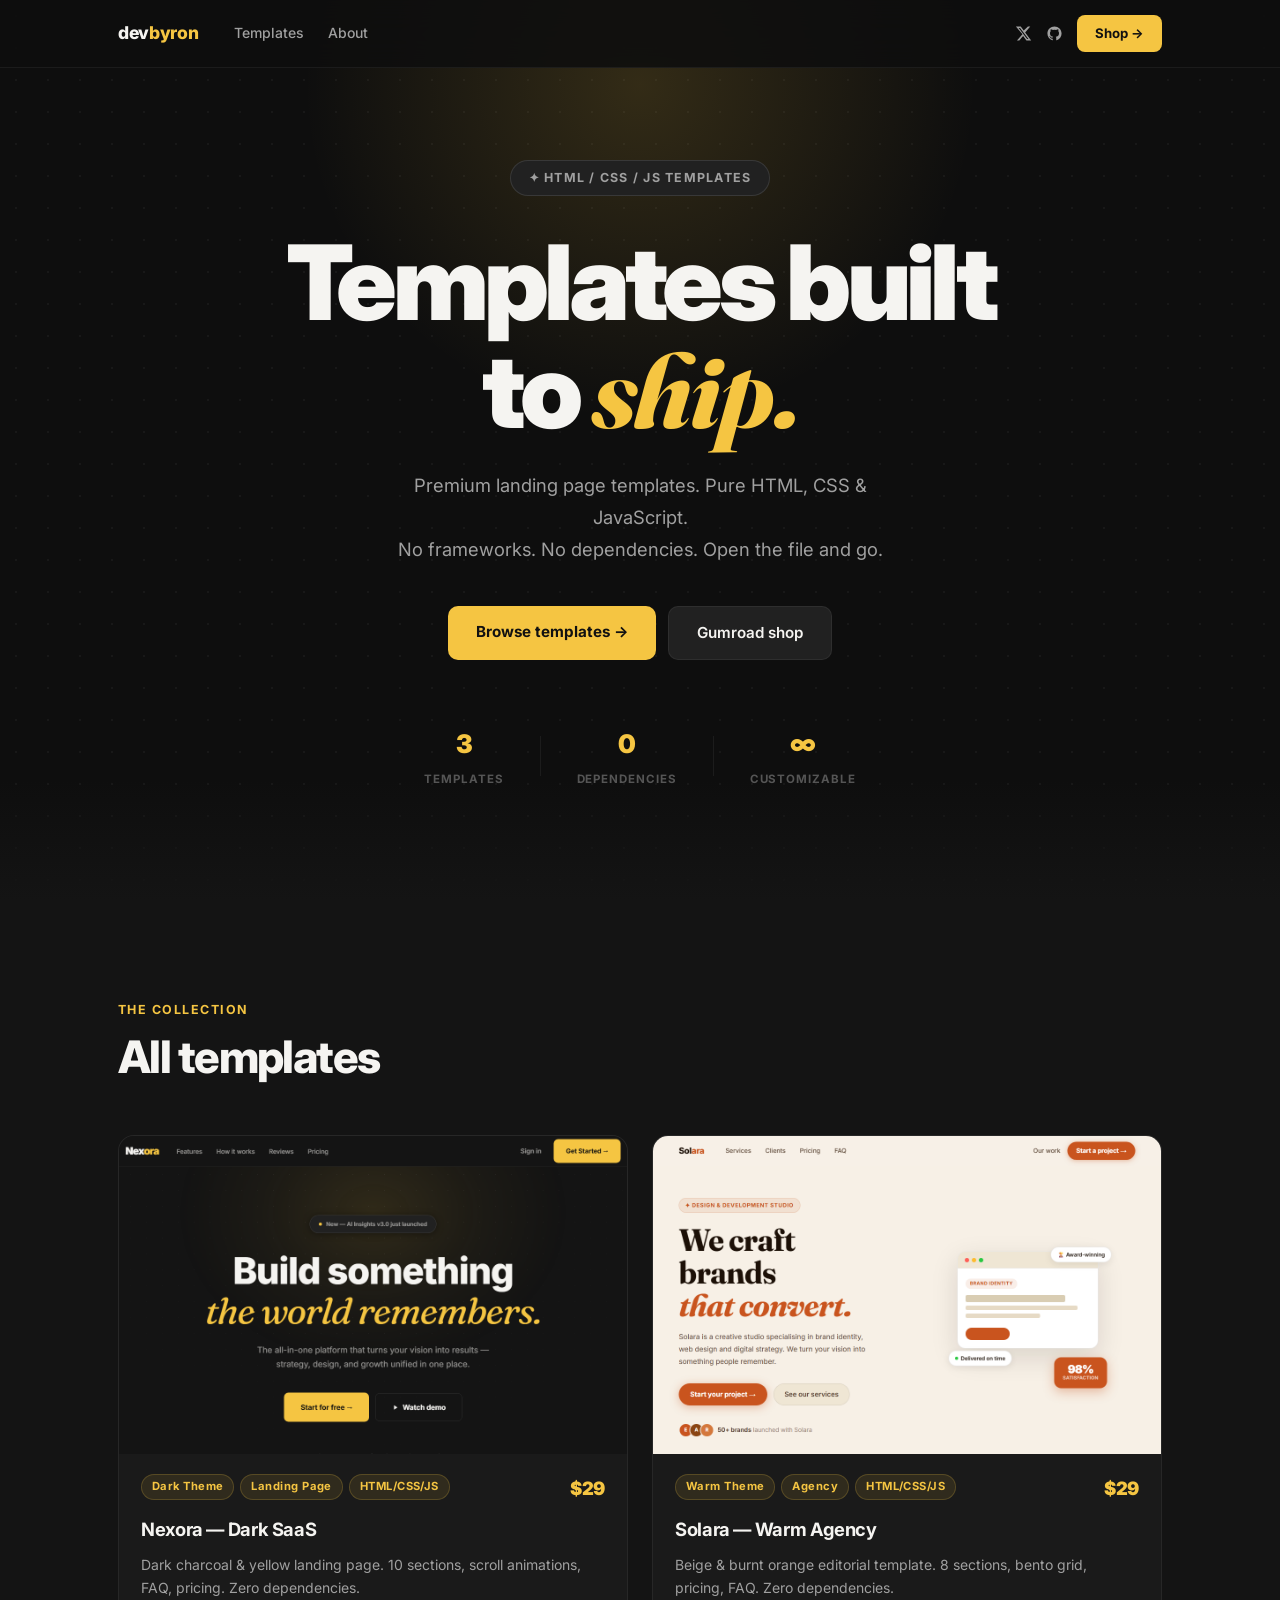
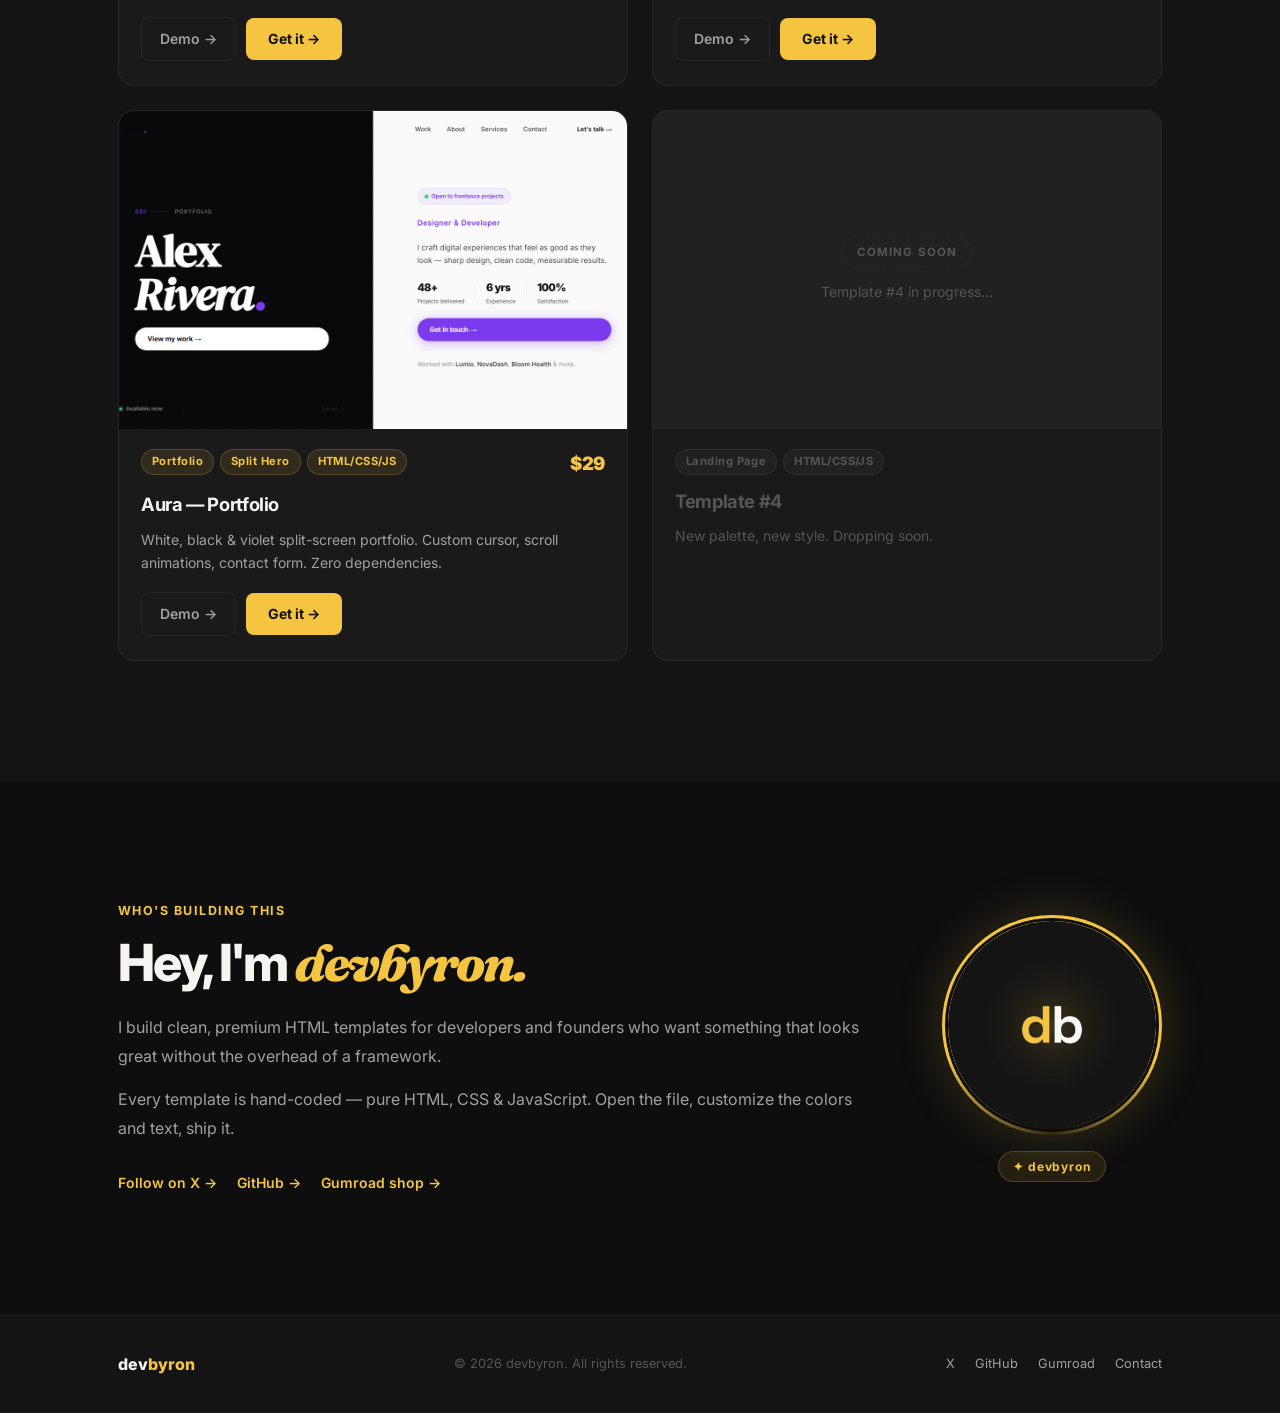
<file: index.html>
<!DOCTYPE html>
<html lang="en">
<head>
  <meta charset="UTF-8">
  <meta name="viewport" content="width=device-width, initial-scale=1.0">
  <title>devbyron — HTML/CSS Templates</title>
  <meta name="description" content="Premium HTML/CSS/JS templates by devbyron. No frameworks. No dependencies. Just open and ship.">
  <link rel="preconnect" href="https://fonts.googleapis.com">
  <link rel="preconnect" href="https://fonts.gstatic.com" crossorigin>
  <link href="https://fonts.googleapis.com/css2?family=Inter:wght@400;500;600;700;800;900&family=Fraunces:ital,opsz,wght@1,9..144,700;1,9..144,800&display=swap" rel="stylesheet">
  <link rel="icon" type="image/svg+xml" href="favicon.svg">
  <link rel="stylesheet" href="style.css">
</head>
<body>

<!-- ═══ NAVBAR ═══ -->
<nav class="navbar" id="navbar">
  <div class="nav-inner">
    <a href="#" class="nav-logo">dev<span>byron</span></a>
    <div class="nav-links" id="navLinks">
      <a href="#templates">Templates</a>
      <a href="#about">About</a>
    </div>
    <div class="nav-social" id="navSocial">
      <a href="https://x.com/devbyron_" target="_blank" class="social-link" aria-label="X/Twitter">
        <svg width="17" height="17" viewBox="0 0 24 24" fill="currentColor"><path d="M18.244 2.25h3.308l-7.227 8.26 8.502 11.24H16.17l-4.714-6.231-5.401 6.231H2.748l7.73-8.835L1.254 2.25H8.08l4.259 5.626L18.244 2.25zm-1.161 17.52h1.833L7.084 4.126H5.117L17.083 19.77z"/></svg>
      </a>
      <a href="https://github.com/itsdevbyron" target="_blank" class="social-link" aria-label="GitHub">
        <svg width="17" height="17" viewBox="0 0 24 24" fill="currentColor"><path d="M12 2C6.477 2 2 6.477 2 12c0 4.42 2.865 8.166 6.839 9.489.5.092.682-.217.682-.482 0-.237-.008-.866-.013-1.7-2.782.604-3.369-1.34-3.369-1.34-.454-1.156-1.11-1.463-1.11-1.463-.908-.62.069-.608.069-.608 1.003.07 1.531 1.03 1.531 1.03.892 1.529 2.341 1.087 2.91.831.092-.646.35-1.086.636-1.336-2.22-.253-4.555-1.11-4.555-4.943 0-1.091.39-1.984 1.029-2.683-.103-.253-.446-1.27.098-2.647 0 0 .84-.269 2.75 1.025A9.578 9.578 0 0112 6.836a9.59 9.59 0 012.504.337c1.909-1.294 2.747-1.025 2.747-1.025.546 1.377.202 2.394.1 2.647.64.699 1.028 1.592 1.028 2.683 0 3.842-2.339 4.687-4.566 4.935.359.309.678.919.678 1.852 0 1.336-.012 2.415-.012 2.743 0 .267.18.578.688.48C19.138 20.163 22 16.418 22 12c0-5.523-4.477-10-10-10z"/></svg>
      </a>
      <a href="https://devbyron.gumroad.com" target="_blank" class="btn-nav">Shop →</a>
    </div>
    <button class="hamburger" id="hamburger" aria-label="Menu" aria-expanded="false">
      <span></span><span></span><span></span>
    </button>
  </div>
</nav>

<!-- ═══ HERO ═══ -->
<section class="hero">
  <div class="hero-glow" id="heroGlow"></div>
  <div class="container">
    <div class="hero-badge">✦ HTML / CSS / JS Templates</div>
    <h1 class="hero-title">
      Templates built<br>to <em>ship.</em>
    </h1>
    <p class="hero-sub">
      Premium landing page templates. Pure HTML, CSS & JavaScript.<br>
      No frameworks. No dependencies. Open the file and go.
    </p>
    <div class="hero-cta">
      <a href="#templates" class="btn-primary">Browse templates →</a>
      <a href="https://devbyron.gumroad.com" target="_blank" class="btn-ghost">Gumroad shop</a>
    </div>
    <div class="hero-stats">
      <div class="hero-stat">
        <span class="stat-num">3</span>
        <span class="stat-label">Templates</span>
      </div>
      <div class="hero-divider"></div>
      <div class="hero-stat">
        <span class="stat-num">0</span>
        <span class="stat-label">Dependencies</span>
      </div>
      <div class="hero-divider"></div>
      <div class="hero-stat">
        <span class="stat-num">∞</span>
        <span class="stat-label">Customizable</span>
      </div>
    </div>
  </div>
</section>

<!-- ═══ TEMPLATES ═══ -->
<section class="templates" id="templates">
  <div class="container">
    <div class="section-header">
      <p class="section-eyebrow">The collection</p>
      <h2 class="section-title">All templates</h2>
    </div>

    <div class="templates-grid">

      <!-- Card 1 — Nexora -->
      <article class="template-card">
        <a href="https://nexora-devbyron.netlify.app" target="_blank" class="card-thumb-wrap">
          <div class="card-thumb">
            <img src="img/nexora.png" alt="Nexora — Dark SaaS Template">
            <div class="card-overlay">
              <span class="overlay-label">Live demo →</span>
            </div>
          </div>
        </a>
        <div class="card-body">
          <div class="card-top">
            <div class="card-tags">
              <span class="tag">Dark Theme</span>
              <span class="tag">Landing Page</span>
              <span class="tag">HTML/CSS/JS</span>
            </div>
            <div class="card-price">$29</div>
          </div>
          <h3 class="card-title">Nexora — Dark SaaS</h3>
          <p class="card-desc">Dark charcoal & yellow landing page. 10 sections, scroll animations, FAQ, pricing. Zero dependencies.</p>
          <div class="card-actions">
            <a href="https://nexora-devbyron.netlify.app" target="_blank" class="btn-demo">Demo →</a>
            <a href="https://devbyron.gumroad.com/l/nexora" target="_blank" class="btn-buy">Get it →</a>
          </div>
        </div>
      </article>

      <!-- Card 2 — Solara -->
      <article class="template-card">
        <a href="https://solara-devbyron.netlify.app" target="_blank" class="card-thumb-wrap">
          <div class="card-thumb">
            <img src="img/solara.png" alt="Solara — Warm Agency Template">
            <div class="card-overlay">
              <span class="overlay-label">Live demo →</span>
            </div>
          </div>
        </a>
        <div class="card-body">
          <div class="card-top">
            <div class="card-tags">
              <span class="tag">Warm Theme</span>
              <span class="tag">Agency</span>
              <span class="tag">HTML/CSS/JS</span>
            </div>
            <div class="card-price">$29</div>
          </div>
          <h3 class="card-title">Solara — Warm Agency</h3>
          <p class="card-desc">Beige & burnt orange editorial template. 8 sections, bento grid, pricing, FAQ. Zero dependencies.</p>
          <div class="card-actions">
            <a href="https://solara-devbyron.netlify.app" target="_blank" class="btn-demo">Demo →</a>
            <a href="https://devbyron.gumroad.com/l/solara" target="_blank" class="btn-buy">Get it →</a>
          </div>
        </div>
      </article>

      <!-- Card 3 — Aura -->
      <article class="template-card">
        <a href="https://aura-devbyron.netlify.app" target="_blank" class="card-thumb-wrap">
          <div class="card-thumb">
            <img src="img/aura.png" alt="Aura — Portfolio Template">
            <div class="card-overlay">
              <span class="overlay-label">Live demo →</span>
            </div>
          </div>
        </a>
        <div class="card-body">
          <div class="card-top">
            <div class="card-tags">
              <span class="tag">Portfolio</span>
              <span class="tag">Split Hero</span>
              <span class="tag">HTML/CSS/JS</span>
            </div>
            <div class="card-price">$29</div>
          </div>
          <h3 class="card-title">Aura — Portfolio</h3>
          <p class="card-desc">White, black & violet split-screen portfolio. Custom cursor, scroll animations, contact form. Zero dependencies.</p>
          <div class="card-actions">
            <a href="https://aura-devbyron.netlify.app" target="_blank" class="btn-demo">Demo →</a>
            <a href="https://devbyron.gumroad.com/l/aura" target="_blank" class="btn-buy">Get it →</a>
          </div>
        </div>
      </article>

      <!-- Coming soon card -->
      <article class="template-card template-card--soon">
        <div class="card-thumb card-thumb--soon">
          <div class="soon-content">
            <span class="soon-badge">Coming soon</span>
            <p class="soon-text">Template #4 in progress…</p>
          </div>
        </div>
        <div class="card-body">
          <div class="card-top">
            <div class="card-tags">
              <span class="tag tag--dim">Landing Page</span>
              <span class="tag tag--dim">HTML/CSS/JS</span>
            </div>
          </div>
          <h3 class="card-title card-title--dim">Template #4</h3>
          <p class="card-desc card-desc--dim">New palette, new style. Dropping soon.</p>
        </div>
      </article>

    </div>
  </div>
</section>

<!-- ═══ ABOUT ═══ -->
<section class="about" id="about">
  <div class="container">
    <div class="about-inner">
      <div class="about-text">
        <p class="section-eyebrow">Who's building this</p>
        <h2 class="about-title">Hey, I'm <em>devbyron.</em></h2>
        <p class="about-desc">I build clean, premium HTML templates for developers and founders who want something that looks great without the overhead of a framework.</p>
        <p class="about-desc">Every template is hand-coded — pure HTML, CSS & JavaScript. Open the file, customize the colors and text, ship it.</p>
        <div class="about-links">
          <a href="https://x.com/devbyron_" target="_blank" class="about-link">Follow on X →</a>
          <a href="https://github.com/itsdevbyron" target="_blank" class="about-link">GitHub →</a>
          <a href="https://devbyron.gumroad.com" target="_blank" class="about-link">Gumroad shop →</a>
        </div>
      </div>
      <div class="about-photo">
        <div class="photo-ring">
          <img src="img/avatar.png" alt="devbyron" class="photo-img">
        </div>
        <div class="photo-badge">✦ devbyron</div>
      </div>
    </div>
  </div>
</section>

<!-- ═══ FOOTER ═══ -->
<footer class="footer">
  <div class="container">
    <div class="footer-inner">
      <a href="#" class="footer-logo">dev<span>byron</span></a>
      <p class="footer-copy">© 2026 devbyron. All rights reserved.</p>
      <div class="footer-links">
        <a href="https://x.com/devbyron_" target="_blank">X</a>
        <a href="https://github.com/itsdevbyron" target="_blank">GitHub</a>
        <a href="https://devbyron.gumroad.com" target="_blank">Gumroad</a>
        <a href="mailto:devbyron1@gmail.com">Contact</a>
      </div>
    </div>
  </div>
</footer>

<script src="main.js"></script>
</body>
</html>
</file>
<file: style.css>
/* ═══════════════════════════════════════════════════════════
   devbyron — Portfolio  ·  style.css
   ═══════════════════════════════════════════════════════════ */

*, *::before, *::after { box-sizing: border-box; margin: 0; padding: 0; }

:root {
  --yellow:    #F5C542;
  --yellow-10: rgba(245, 197, 66, .10);
  --yellow-20: rgba(245, 197, 66, .20);
  --yellow-30: rgba(245, 197, 66, .30);
  --bg-0:  #0e0e0e;
  --bg-1:  #141414;
  --bg-2:  #1a1a1a;
  --bg-3:  #212121;
  --bg-4:  #2a2a2a;
  --text-1: #F5F4F1;
  --text-2: #A0A0A0;
  --text-3: #555;
  --border: rgba(255, 255, 255, .06);
  --radius: 16px;
  --font:   'Inter', sans-serif;
  --serif:  'Fraunces', serif;
  --max-w:  1100px;
  --nav-h:  68px;
}

html { scroll-behavior: smooth; }

body {
  font-family: var(--font);
  background: var(--bg-0);
  color: var(--text-1);
  line-height: 1.6;
  -webkit-font-smoothing: antialiased;
}

img { display: block; width: 100%; }
a   { text-decoration: none; color: inherit; }

.container {
  max-width: var(--max-w);
  margin: 0 auto;
  padding: 0 28px;
}

/* ─── Scrollbar ─── */
::-webkit-scrollbar { width: 6px; }
::-webkit-scrollbar-track { background: var(--bg-1); }
::-webkit-scrollbar-thumb { background: var(--bg-4); border-radius: 3px; }
::-webkit-scrollbar-thumb:hover { background: var(--yellow); }

::selection { background: var(--yellow); color: #111; }

/* ═══════════════════════════════════════════════════════════
   NAVBAR
   ═══════════════════════════════════════════════════════════ */
.navbar {
  position: fixed;
  top: 0; left: 0; right: 0;
  z-index: 200;
  height: var(--nav-h);
  background: rgba(14, 14, 14, .88);
  backdrop-filter: blur(16px);
  -webkit-backdrop-filter: blur(16px);
  border-bottom: 1px solid var(--border);
  transition: box-shadow .3s;
}

.navbar.scrolled {
  box-shadow: 0 4px 40px rgba(0, 0, 0, .6);
}

.nav-inner {
  max-width: var(--max-w);
  margin: 0 auto;
  padding: 0 28px;
  height: 100%;
  display: flex;
  align-items: center;
  gap: 36px;
}

.nav-logo {
  font-size: 1.1rem;
  font-weight: 800;
  letter-spacing: -.02em;
  flex-shrink: 0;
}
.nav-logo span { color: var(--yellow); }

.nav-links {
  display: flex;
  gap: 24px;
  flex: 1;
}
.nav-links a {
  font-size: .875rem;
  font-weight: 500;
  color: var(--text-2);
  transition: color .2s;
}
.nav-links a:hover { color: var(--text-1); }

.nav-social {
  display: flex;
  align-items: center;
  gap: 14px;
  margin-left: auto;
}

.social-link {
  color: var(--text-2);
  display: flex;
  align-items: center;
  transition: color .2s;
}
.social-link:hover { color: var(--text-1); }

.btn-nav {
  background: var(--yellow);
  color: #111;
  font-size: .825rem;
  font-weight: 700;
  padding: 8px 18px;
  border-radius: 8px;
  transition: transform .2s, opacity .2s;
}
.btn-nav:hover { transform: translateY(-1px); opacity: .9; }

/* Hamburger */
.hamburger {
  display: none;
  flex-direction: column;
  gap: 5px;
  background: none;
  border: none;
  cursor: pointer;
  padding: 6px;
  margin-left: auto;
}
.hamburger span {
  display: block;
  width: 22px; height: 2px;
  background: var(--text-1);
  border-radius: 2px;
  transition: transform .3s, opacity .3s;
}

/* ═══════════════════════════════════════════════════════════
   HERO
   ═══════════════════════════════════════════════════════════ */
.hero {
  position: relative;
  overflow: hidden;
  min-height: 100vh;
  display: flex;
  align-items: center;
  padding: calc(var(--nav-h) + 80px) 0 100px;
  text-align: center;
}

/* dot grid */
.hero::before {
  content: '';
  position: absolute;
  inset: 0;
  background-image: radial-gradient(circle, rgba(255,255,255,.045) 1px, transparent 1px);
  background-size: 32px 32px;
  pointer-events: none;
}

/* bottom fade */
.hero::after {
  content: '';
  position: absolute;
  bottom: 0; left: 0; right: 0;
  height: 120px;
  background: linear-gradient(to bottom, transparent, var(--bg-1));
  pointer-events: none;
}

.hero-glow {
  position: absolute;
  width: 700px; height: 700px;
  background: radial-gradient(circle, rgba(245,197,66,.16) 0%, transparent 68%);
  border-radius: 50%;
  pointer-events: none;
  top: 0; left: 50%;
  transform: translate(-50%, -38%);
  transition: left .5s ease, top .5s ease;
}

.hero .container { position: relative; z-index: 1; }

.hero-badge {
  display: inline-block;
  background: var(--bg-3);
  border: 1px solid rgba(255,255,255,.1);
  color: var(--text-2);
  font-size: .78rem;
  font-weight: 700;
  letter-spacing: .1em;
  text-transform: uppercase;
  padding: 7px 18px;
  border-radius: 100px;
  margin-bottom: 32px;
}

.hero-title {
  font-size: clamp(3.2rem, 9vw, 6.5rem);
  font-weight: 900;
  line-height: 1.04;
  letter-spacing: -.045em;
  margin-bottom: 24px;
}
.hero-title em {
  font-family: var(--serif);
  font-style: italic;
  color: var(--yellow);
  font-weight: 800;
  letter-spacing: -.02em;
}

.hero-sub {
  font-size: clamp(1rem, 2vw, 1.15rem);
  color: var(--text-2);
  line-height: 1.75;
  max-width: 500px;
  margin: 0 auto 40px;
}

.hero-cta {
  display: flex;
  gap: 12px;
  justify-content: center;
  flex-wrap: wrap;
  margin-bottom: 64px;
}

.btn-primary {
  background: var(--yellow);
  color: #111;
  font-size: .95rem;
  font-weight: 700;
  padding: 14px 28px;
  border-radius: 10px;
  transition: transform .2s, box-shadow .2s;
}
.btn-primary:hover {
  transform: translateY(-2px);
  box-shadow: 0 8px 32px var(--yellow-30);
}

.btn-ghost {
  background: var(--bg-3);
  color: var(--text-1);
  font-size: .95rem;
  font-weight: 600;
  padding: 14px 28px;
  border-radius: 10px;
  border: 1px solid var(--border);
  transition: border-color .2s, background .2s;
}
.btn-ghost:hover {
  border-color: rgba(255,255,255,.18);
  background: var(--bg-4);
}

.hero-stats {
  display: flex;
  align-items: center;
  justify-content: center;
  gap: 36px;
}
.hero-stat {
  display: flex;
  flex-direction: column;
  align-items: center;
  gap: 5px;
}
.stat-num {
  font-size: 1.6rem;
  font-weight: 900;
  color: var(--yellow);
  letter-spacing: -.04em;
}
.stat-label {
  font-size: .72rem;
  font-weight: 700;
  color: var(--text-3);
  text-transform: uppercase;
  letter-spacing: .08em;
}
.hero-divider {
  width: 1px; height: 40px;
  background: var(--border);
}

/* ═══════════════════════════════════════════════════════════
   SHARED SECTION STYLES
   ═══════════════════════════════════════════════════════════ */
.section-eyebrow {
  font-size: .78rem;
  font-weight: 700;
  text-transform: uppercase;
  letter-spacing: .12em;
  color: var(--yellow);
  margin-bottom: 12px;
}
.section-title {
  font-size: clamp(1.8rem, 4vw, 2.8rem);
  font-weight: 800;
  letter-spacing: -.035em;
  line-height: 1.15;
}
.section-header {
  margin-bottom: 52px;
}

/* ═══════════════════════════════════════════════════════════
   TEMPLATES SECTION
   ═══════════════════════════════════════════════════════════ */
.templates {
  padding: 100px 0 120px;
  background: var(--bg-1);
}

.templates-grid {
  display: grid;
  grid-template-columns: repeat(auto-fill, minmax(340px, 1fr));
  gap: 24px;
}

/* ─── Template Card ─── */
.template-card {
  background: var(--bg-2);
  border: 1px solid var(--border);
  border-radius: var(--radius);
  overflow: hidden;
  transition: transform .3s, border-color .3s, box-shadow .3s;
}
.template-card:hover {
  transform: translateY(-5px);
  border-color: var(--yellow-20);
  box-shadow: 0 20px 60px rgba(0,0,0,.5), 0 0 0 1px var(--yellow-10);
}

.card-thumb-wrap { display: block; }

.card-thumb {
  position: relative;
  aspect-ratio: 16 / 10;
  overflow: hidden;
  background: var(--bg-3);
}
.card-thumb img {
  width: 100%; height: 100%;
  object-fit: cover;
  transition: transform .5s ease;
}
.template-card:hover .card-thumb img {
  transform: scale(1.04);
}

.card-overlay {
  position: absolute;
  inset: 0;
  background: rgba(0, 0, 0, .65);
  display: flex;
  align-items: center;
  justify-content: center;
  opacity: 0;
  transition: opacity .25s;
}
.template-card:hover .card-overlay {
  opacity: 1;
}
.overlay-label {
  background: var(--yellow);
  color: #111;
  font-size: .875rem;
  font-weight: 700;
  padding: 10px 22px;
  border-radius: 8px;
  transform: translateY(6px);
  transition: transform .25s;
}
.template-card:hover .overlay-label {
  transform: translateY(0);
}

.card-body {
  padding: 20px 22px 24px;
}
.card-top {
  display: flex;
  align-items: flex-start;
  justify-content: space-between;
  gap: 12px;
  margin-bottom: 12px;
}
.card-tags {
  display: flex;
  flex-wrap: wrap;
  gap: 6px;
}
.tag {
  font-size: .7rem;
  font-weight: 700;
  letter-spacing: .04em;
  color: var(--yellow);
  background: var(--yellow-10);
  border: 1px solid var(--yellow-20);
  padding: 3px 10px;
  border-radius: 100px;
}
.tag--dim {
  color: var(--text-3);
  background: rgba(255,255,255,.03);
  border-color: var(--border);
}
.card-price {
  font-size: 1.15rem;
  font-weight: 900;
  color: var(--yellow);
  flex-shrink: 0;
  letter-spacing: -.02em;
}
.card-title {
  font-size: 1.15rem;
  font-weight: 700;
  letter-spacing: -.02em;
  margin-bottom: 8px;
}
.card-title--dim { color: var(--text-3); }
.card-desc {
  font-size: .875rem;
  color: var(--text-2);
  line-height: 1.65;
  margin-bottom: 18px;
}
.card-desc--dim { color: var(--text-3); }

.card-actions {
  display: flex;
  gap: 10px;
  align-items: center;
}
.btn-demo {
  display: inline-block;
  background: transparent;
  color: var(--text-2);
  font-size: .875rem;
  font-weight: 600;
  text-decoration: none;
  padding: 10px 18px;
  border-radius: 8px;
  border: 1px solid var(--border);
  transition: border-color .2s, color .2s;
}
.btn-demo:hover {
  border-color: var(--yellow);
  color: var(--yellow);
}
.btn-buy {
  display: inline-block;
  background: var(--yellow);
  color: #111;
  font-size: .875rem;
  font-weight: 700;
  padding: 10px 22px;
  border-radius: 8px;
  transition: transform .2s, box-shadow .2s;
}
.btn-buy:hover {
  transform: translateY(-1px);
  box-shadow: 0 6px 20px var(--yellow-30);
}

/* ─── Coming soon card ─── */
.template-card--soon {
  cursor: default;
  opacity: .7;
}
.template-card--soon:hover {
  transform: none;
  border-color: var(--border);
  box-shadow: none;
}
.card-thumb--soon {
  background: var(--bg-3);
  display: flex;
  align-items: center;
  justify-content: center;
}
.soon-content {
  text-align: center;
  padding: 32px 20px;
}
.soon-badge {
  display: inline-block;
  font-size: .72rem;
  font-weight: 700;
  text-transform: uppercase;
  letter-spacing: .1em;
  color: var(--text-3);
  border: 1px dashed var(--bg-4);
  padding: 5px 14px;
  border-radius: 100px;
  margin-bottom: 14px;
  animation: pulse-border 2.5s ease-in-out infinite;
}
@keyframes pulse-border {
  0%, 100% { border-color: var(--bg-4); }
  50% { border-color: var(--text-3); }
}
.soon-text {
  font-size: .875rem;
  color: var(--text-3);
}

/* ═══════════════════════════════════════════════════════════
   ABOUT
   ═══════════════════════════════════════════════════════════ */
.about {
  padding: 120px 0;
  background: var(--bg-0);
}
.about-inner {
  display: flex;
  align-items: center;
  gap: 80px;
}
.about-text { flex: 1; }

.about-title {
  font-size: clamp(2.2rem, 5vw, 3.2rem);
  font-weight: 800;
  letter-spacing: -.04em;
  line-height: 1.15;
  margin-bottom: 20px;
}
.about-title em {
  font-family: var(--serif);
  font-style: italic;
  color: var(--yellow);
}

.about-desc {
  font-size: 1rem;
  color: var(--text-2);
  line-height: 1.8;
  margin-bottom: 14px;
}
.about-links {
  display: flex;
  gap: 20px;
  flex-wrap: wrap;
  margin-top: 30px;
}
.about-link {
  font-size: .875rem;
  font-weight: 600;
  color: var(--yellow);
  transition: opacity .2s;
}
.about-link:hover { opacity: .7; }

/* Photo */
.about-photo {
  flex-shrink: 0;
  display: flex;
  flex-direction: column;
  align-items: center;
  gap: 16px;
  animation: orb-float 5s ease-in-out infinite;
}
@keyframes orb-float {
  0%, 100% { transform: translateY(0); }
  50%       { transform: translateY(-10px); }
}
.photo-ring {
  width: 220px; height: 220px;
  border-radius: 50%;
  padding: 3px;
  background: conic-gradient(
    var(--yellow) 0%, var(--yellow) 30%,
    rgba(245,197,66,.15) 50%,
    var(--yellow) 70%, var(--yellow) 100%
  );
  box-shadow: 0 0 48px rgba(245,197,66,.18);
}
.photo-img {
  width: 100%; height: 100%;
  border-radius: 50%;
  object-fit: cover;
  border: 3px solid var(--bg-0);
  display: block;
}
.photo-badge {
  font-size: .75rem;
  font-weight: 700;
  letter-spacing: .08em;
  color: var(--yellow);
  background: var(--yellow-10);
  border: 1px solid var(--yellow-20);
  border-radius: 999px;
  padding: 5px 14px;
}

/* ═══════════════════════════════════════════════════════════
   FOOTER
   ═══════════════════════════════════════════════════════════ */
.footer {
  padding: 36px 0;
  background: var(--bg-1);
  border-top: 1px solid var(--border);
}
.footer-inner {
  display: flex;
  align-items: center;
  justify-content: space-between;
  gap: 20px;
  flex-wrap: wrap;
}
.footer-logo {
  font-size: 1rem;
  font-weight: 800;
}
.footer-logo span { color: var(--yellow); }

.footer-copy {
  font-size: .8rem;
  color: var(--text-3);
}
.footer-links {
  display: flex;
  gap: 20px;
}
.footer-links a {
  font-size: .8rem;
  color: var(--text-2);
  transition: color .2s;
}
.footer-links a:hover { color: var(--text-1); }

/* ─── Card actions (two buttons) ─── */
.card-actions {
  display: flex;
  gap: 10px;
  align-items: center;
}

.btn-preview {
  background: none;
  border: 1px solid var(--border);
  color: var(--text-2);
  font-family: var(--font);
  font-size: .875rem;
  font-weight: 600;
  padding: 10px 18px;
  border-radius: 8px;
  cursor: pointer;
  transition: border-color .2s, color .2s, background .2s;
}
.btn-preview:hover {
  border-color: rgba(255,255,255,.2);
  color: var(--text-1);
  background: var(--bg-3);
}

/* ═══════════════════════════════════════════════════════════
   PREVIEW MODAL
   ═══════════════════════════════════════════════════════════ */
.modal-overlay {
  position: fixed;
  inset: 0;
  z-index: 500;
  background: rgba(0, 0, 0, .85);
  backdrop-filter: blur(6px);
  display: flex;
  align-items: center;
  justify-content: center;
  padding: 16px;
  opacity: 0;
  pointer-events: none;
  transition: opacity .25s;
}
.modal-overlay.open {
  opacity: 1;
  pointer-events: all;
}

.modal-inner {
  width: 100%;
  max-width: 1200px;
  height: 90vh;
  background: var(--bg-2);
  border: 1px solid rgba(255,255,255,.1);
  border-radius: 16px;
  overflow: hidden;
  display: flex;
  flex-direction: column;
  transform: translateY(20px) scale(.98);
  transition: transform .3s cubic-bezier(.34,1.56,.64,1);
  box-shadow: 0 32px 80px rgba(0,0,0,.8);
}
.modal-overlay.open .modal-inner {
  transform: translateY(0) scale(1);
}

.modal-bar {
  display: flex;
  align-items: center;
  justify-content: space-between;
  padding: 12px 20px;
  background: var(--bg-3);
  border-bottom: 1px solid var(--border);
  flex-shrink: 0;
  gap: 12px;
}

.modal-title {
  font-size: .875rem;
  font-weight: 700;
  color: var(--text-2);
  flex: 1;
}

.modal-bar-actions {
  display: flex;
  align-items: center;
  gap: 12px;
}

.modal-open-btn {
  display: flex;
  align-items: center;
  gap: 6px;
  font-size: .78rem;
  font-weight: 600;
  color: var(--text-2);
  background: var(--bg-4);
  border: 1px solid var(--border);
  padding: 6px 12px;
  border-radius: 6px;
  transition: color .2s, border-color .2s;
}
.modal-open-btn:hover {
  color: var(--text-1);
  border-color: rgba(255,255,255,.2);
}

.modal-close {
  background: none;
  border: none;
  color: var(--text-2);
  cursor: pointer;
  display: flex;
  align-items: center;
  justify-content: center;
  width: 32px; height: 32px;
  border-radius: 6px;
  transition: color .2s, background .2s;
}
.modal-close:hover {
  color: var(--text-1);
  background: var(--bg-4);
}

.modal-frame-wrap {
  flex: 1;
  overflow: hidden;
  position: relative;
}

.modal-frame {
  width: 100%;
  height: 100%;
  border: none;
  display: block;
}

/* ═══════════════════════════════════════════════════════════
   SCROLL REVEAL
   ═══════════════════════════════════════════════════════════ */
.reveal {
  opacity: 0;
  transform: translateY(24px);
  transition: opacity .6s ease var(--d, 0s), transform .6s ease var(--d, 0s);
}
.reveal.in {
  opacity: 1;
  transform: translateY(0);
}

/* ═══════════════════════════════════════════════════════════
   RESPONSIVE
   ═══════════════════════════════════════════════════════════ */
@media (max-width: 768px) {
  .nav-links,
  .nav-social { display: none; }
  .hamburger { display: flex; }

  .templates-grid {
    grid-template-columns: 1fr;
  }
  .about-inner {
    flex-direction: column;
    gap: 48px;
  }
  .photo-ring {
    width: 160px; height: 160px;
  }
  .footer-inner {
    flex-direction: column;
    text-align: center;
  }
  .hero-stats { gap: 20px; }
}

@media (max-width: 480px) {
  .hero-cta { flex-direction: column; align-items: center; }
  .hero-stats { flex-direction: column; gap: 16px; }
  .hero-divider { width: 40px; height: 1px; }
}
</file>
